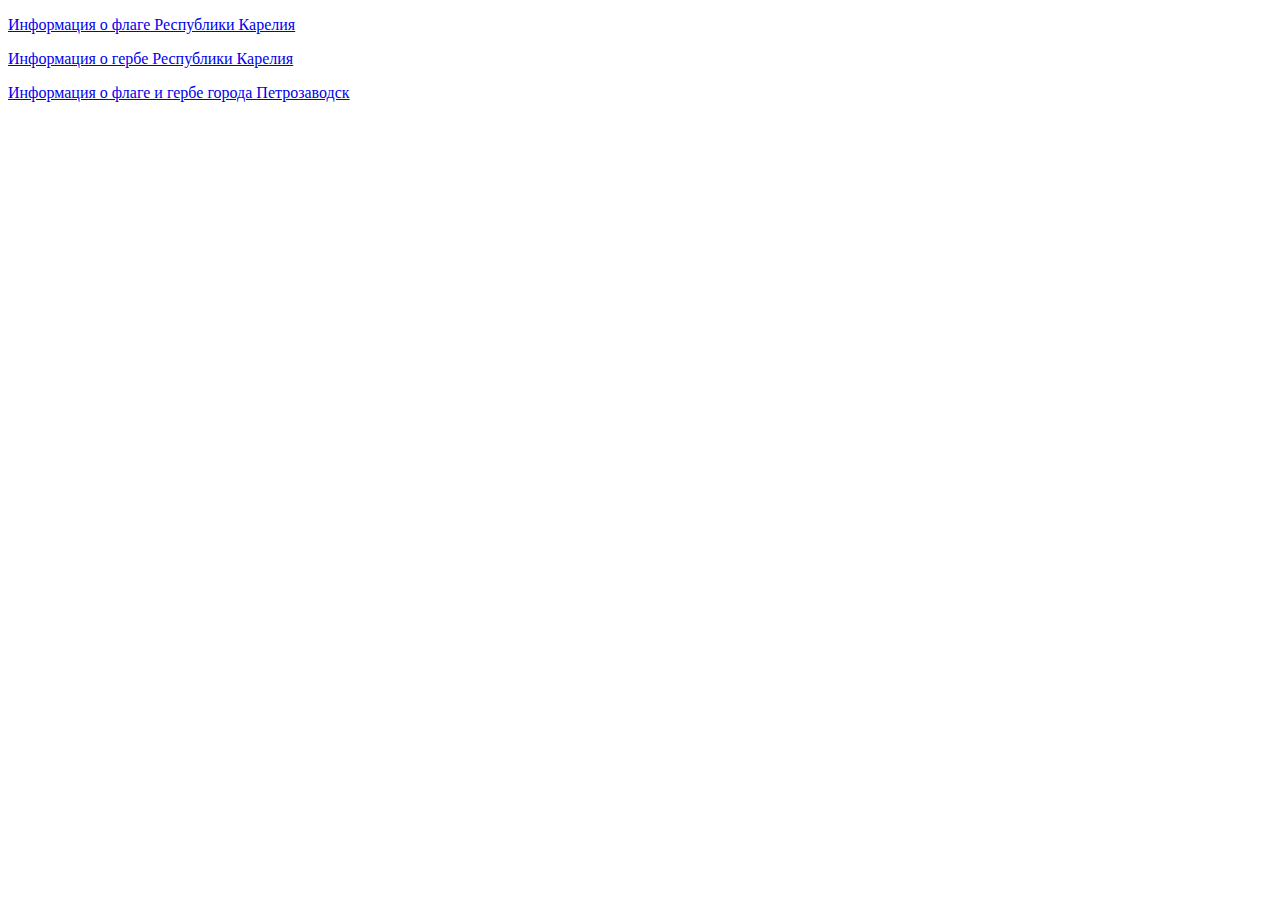
<file: index.html>
<!DOCTYPE html>
<html lang="en">
<head>
    <meta charset="UTF-8">
    <meta name="viewport" content="width=device-width, initial-scale=1.0">
    <title>Мобильный класс</title>
</head>
<body>
    <p>
        <a href="flag.html">Информация о флаге Республики Карелия</a>
    </p>
    <p>
        <a href="emblem.html">Информация о гербе Республики Карелия</a>
    </p>
    <p>
        <a href="flag_and_emblem.html">Информация о флаге и гербе города Петрозаводск</a>
    </p>
</body>
</html>
</file>
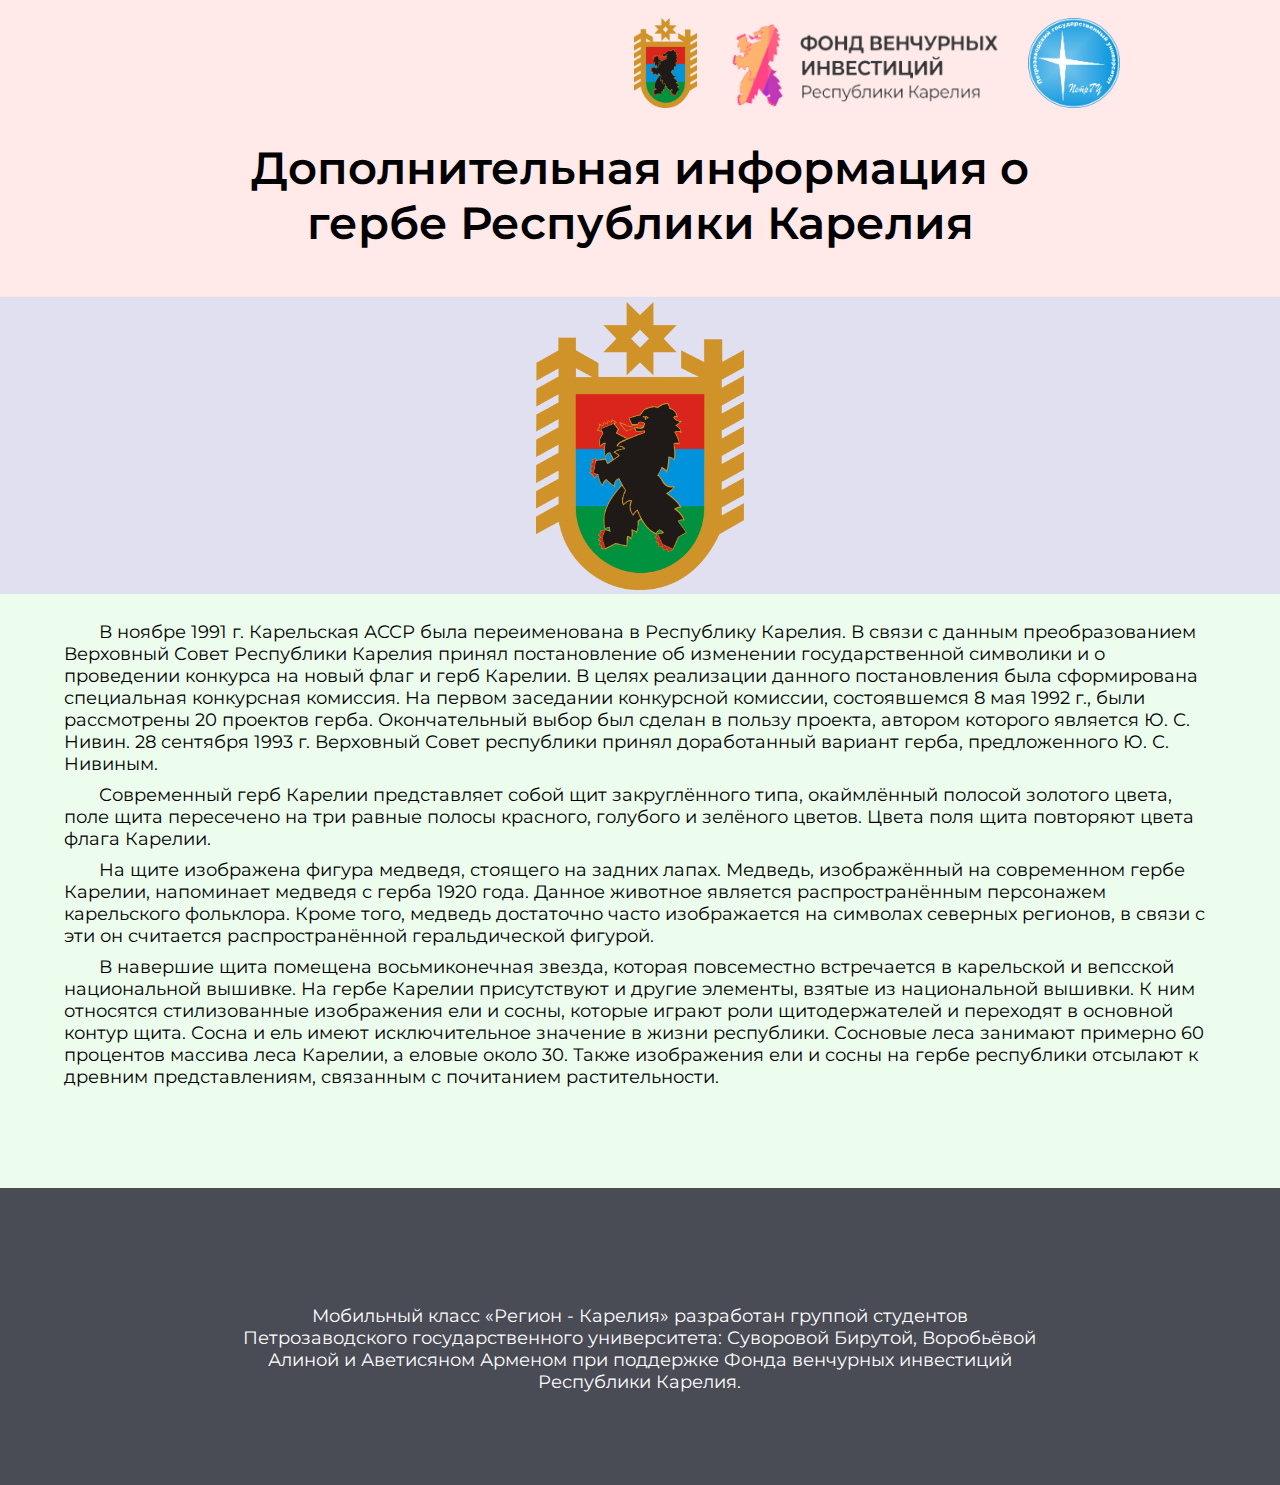
<file: emblem.html>
<!DOCTYPE html>
<html lang="en">

<head>
    <meta charset="UTF-8">
    <meta name="viewport" content="width=device-width, initial-scale=1.0">
    <title>Дополнительная информация о гербе Республики Карелия</title>
    <link href="https://fonts.googleapis.com/css2?family=Montserrat:ital,wght@0,100..900;1,100..900&display=swap"
        rel="stylesheet">
    <link rel="stylesheet" href="source/styles/styles_gerb.css">
</head>

<body>
    <div class="main">
        <header>
            <div class="up_header">
                <div class="logo">
                    <div class="gerb">
                        <img src="source/images/gerb_karelia.png" alt="">

                    </div>
                    <div class="fond">
                        <img src="source/images/logo_fond.png" alt="">

                    </div>
                    <div class="petrsu">
                        <img src="source/images/logo_petrsu.png" alt="">
                    </div>
                </div>
            </div>

            <div class="down_header">
                <div class="name">
                    <p>Дополнительная информация о гербе Республики Карелия</p>
                </div>
            </div>

        </header>

        <section>
            <div class="symbol">
                <img src="source/images/gerb_karelia.png" alt="">
            </div>
            <div class="information">
                <div class="text">
                    <p>
                        В ноябре 1991 г. Карельская АССР была переименована в Республику Карелия. В связи с данным
                        преобразованием Верховный Совет Республики Карелия принял постановление об изменении
                        государственной символики и о проведении конкурса на новый флаг и герб Карелии. В целях
                        реализации данного постановления была сформирована специальная конкурсная комиссия. На первом
                        заседании конкурсной комиссии, состоявшемся 8 мая 1992 г., были рассмотрены 20 проектов герба.
                        Окончательный выбор был сделан в пользу проекта, автором которого является Ю. С. Нивин. 28 сентября 1993
                        г. Верховный Совет республики принял доработанный вариант герба, предложенного Ю. С. Нивиным.
                    </p>
                    <p>
                        Современный герб Карелии представляет собой щит закруглённого типа, окаймлённый полосой золотого
                        цвета, поле щита пересечено на три равные полосы красного, голубого и зелёного цветов. Цвета
                        поля щита повторяют цвета флага Карелии.
                    </p>
                    <p>
                        На щите изображена фигура медведя, стоящего на задних лапах. Медведь, изображённый на
                        современном гербе Карелии, напоминает медведя с герба 1920 года. Данное животное является
                        распространённым персонажем карельского фольклора. Кроме того, медведь достаточно часто
                        изображается на символах северных регионов, в связи с эти он считается распространённой
                        геральдической фигурой.
                    </p>
                    <p>
                        В навершие щита помещена восьмиконечная звезда, которая повсеместно встречается в карельской и
                        вепсской национальной вышивке. На гербе Карелии присутствуют и другие элементы, взятые из
                        национальной вышивки. К ним относятся стилизованные изображения ели и сосны, которые играют роли
                        щитодержателей и переходят в основной контур щита. Сосна и ель имеют исключительное значение в
                        жизни республики. Сосновые леса занимают примерно 60 процентов массива леса Карелии, а еловые
                        около 30. Также изображения ели и сосны на гербе республики отсылают к древним
                        представлениям, связанным с почитанием растительности.
                    </p>
                </div>
            </div>
        </section>

        <footer>
            <div class="formal">
                <p>
                    Мобильный класс «Регион - Карелия» разработан группой студентов Петрозаводского государственного
                    университета: Суворовой Бирутой, Воробьёвой Алиной и Аветисяном Арменом при поддержке Фонда
                    венчурных инвестиций Республики Карелия.
                </p>
            </div>
        </footer>
    </div>
</body>

</html>
</file>
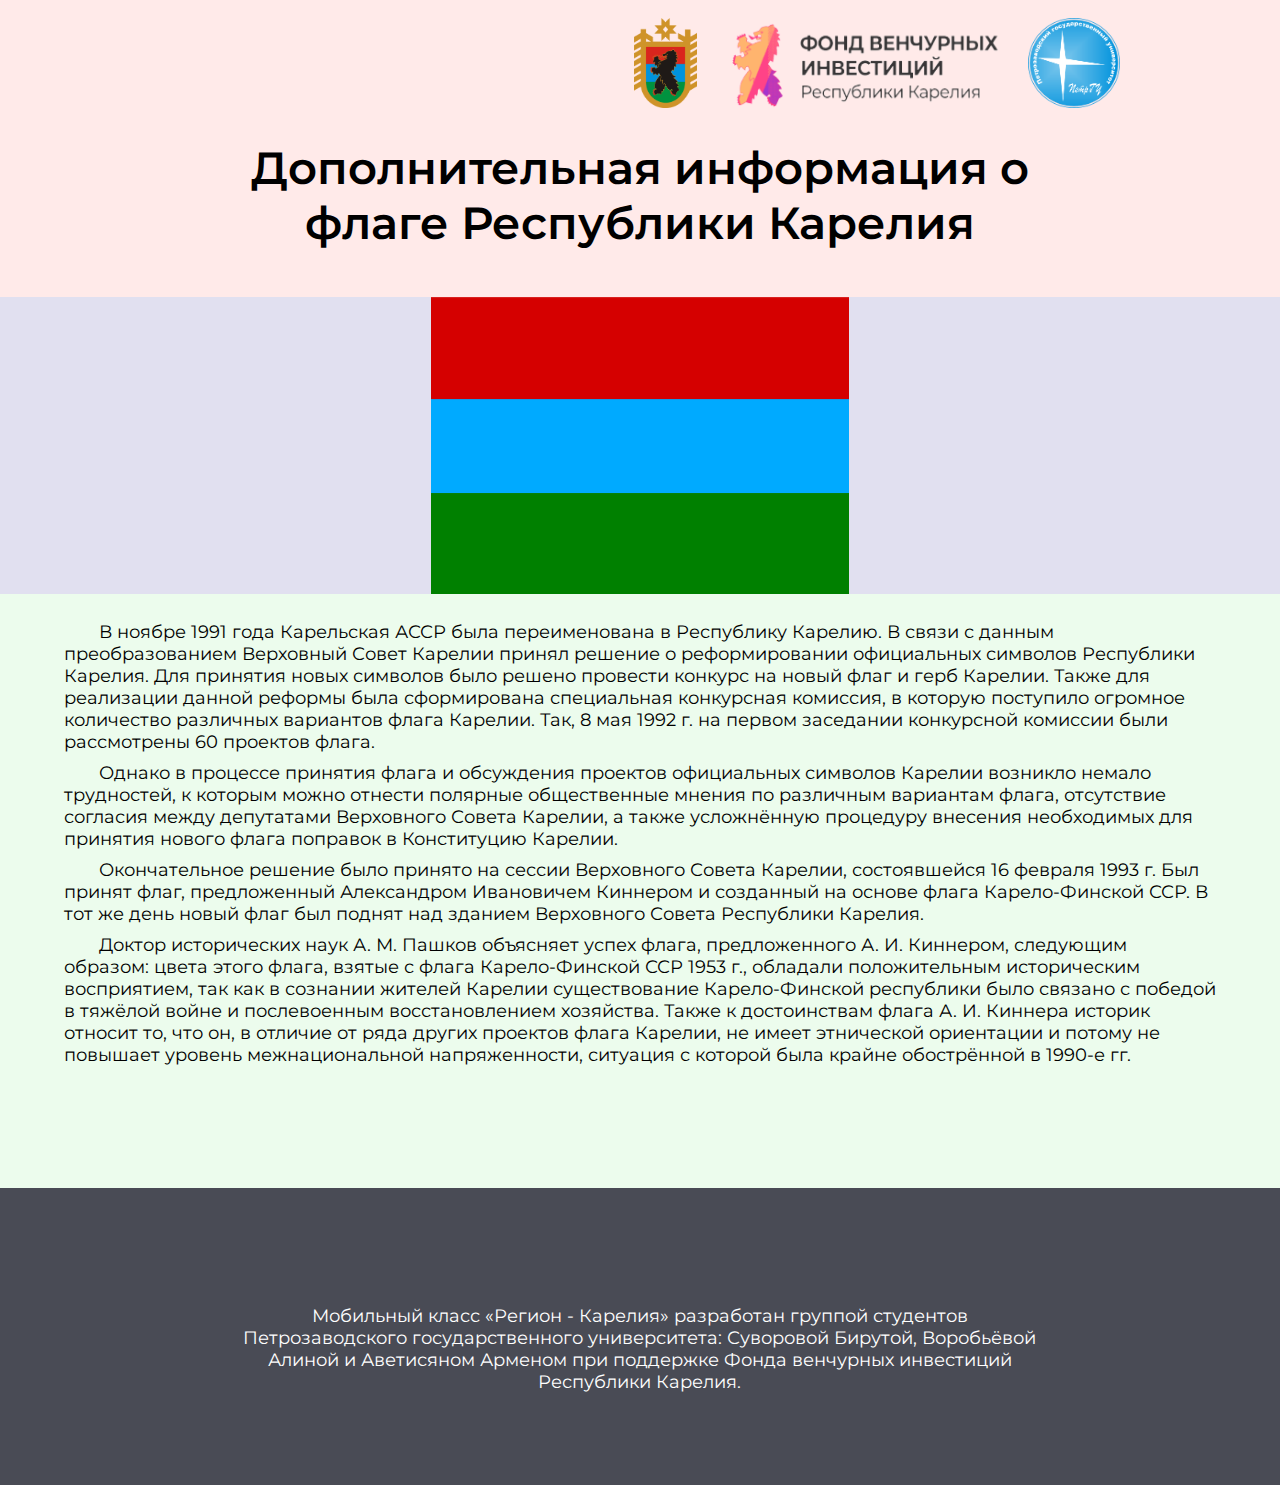
<file: flag.html>
<!DOCTYPE html>
<html lang="en">

<head>
    <meta charset="UTF-8">
    <meta name="viewport" content="width=device-width, initial-scale=1.0">
    <title>Дополнительная информация о флаге Республики Карелия</title>
    <link href="https://fonts.googleapis.com/css2?family=Montserrat:ital,wght@0,100..900;1,100..900&display=swap"
        rel="stylesheet">
    <link rel="stylesheet" href="source/styles/styles_flag.css">
</head>

<body>
    <div class="main">
        <header>
            <div class="up_header">
                <div class="logo">
                    <div class="gerb">
                        <img src="source/images/gerb_karelia.png" alt="">

                    </div>
                    <div class="fond">
                        <img src="source/images/logo_fond.png" alt="">

                    </div>
                    <div class="petrsu">
                        <img src="source/images/logo_petrsu.png" alt="">
                    </div>
                </div>
            </div>

            <div class="down_header">
                <div class="name">
                    <p>Дополнительная информация о флаге Республики Карелия</p>
                </div>
            </div>

        </header>

        <section>
            <div class="symbol">
                <img src="source/images/flag_karelia.png" alt="">
            </div>
            <div class="information">
                <div class="text">
                    <p>
                        В ноябре 1991 года Карельская АССР была переименована в Республику Карелию. В связи с данным
                        преобразованием Верховный Совет Карелии принял решение о реформировании официальных символов
                        Республики Карелия. Для принятия новых символов было решено провести конкурс на новый флаг и
                        герб Карелии. Также для реализации данной реформы была сформирована специальная конкурсная
                        комиссия, в которую поступило огромное количество различных вариантов флага Карелии. Так, 8 мая
                        1992 г. на первом заседании конкурсной комиссии были рассмотрены 60 проектов флага.
                    </p>
                    <p>
                        Однако в процессе принятия флага и обсуждения проектов официальных символов Карелии возникло
                        немало трудностей, к которым можно отнести полярные общественные мнения по различным вариантам
                        флага, отсутствие согласия между депутатами Верховного Совета Карелии, а также усложнённую
                        процедуру внесения необходимых для принятия нового флага поправок в Конституцию Карелии.
                    </p>
                    <p>
                        Окончательное решение было принято на сессии Верховного Совета Карелии, состоявшейся 16 февраля 1993
                        г. Был принят флаг, предложенный Александром Ивановичем Киннером и созданный на основе флага Карело-Финской ССР.
                        В тот же день новый флаг был поднят над зданием Верховного Совета Республики Карелия.
                    </p>
                    <p>
                        Доктор исторических наук А. М. Пашков объясняет успех флага, предложенного А. И. Киннером,
                        следующим образом: цвета этого флага, взятые с флага Карело-Финской ССР 1953 г., обладали
                        положительным историческим восприятием, так как в сознании жителей Карелии существование
                        Карело-Финской республики было связано с победой в тяжёлой войне и послевоенным восстановлением
                        хозяйства. Также к достоинствам флага А. И. Киннера историк относит то, что он, в отличие от
                        ряда других проектов флага Карелии, не имеет этнической ориентации и потому не повышает уровень
                        межнациональной напряженности, ситуация с которой была крайне обострённой в 1990-е гг.
                    </p>
                </div>
            </div>
        </section>

        <footer>
            <div class="formal">
                <p>
                    Мобильный класс «Регион - Карелия» разработан группой студентов Петрозаводского государственного
                    университета: Суворовой Бирутой, Воробьёвой Алиной и Аветисяном Арменом при поддержке Фонда
                    венчурных инвестиций Республики Карелия.
                </p>
            </div>
        </footer>
    </div>
</body>

</html>
</file>
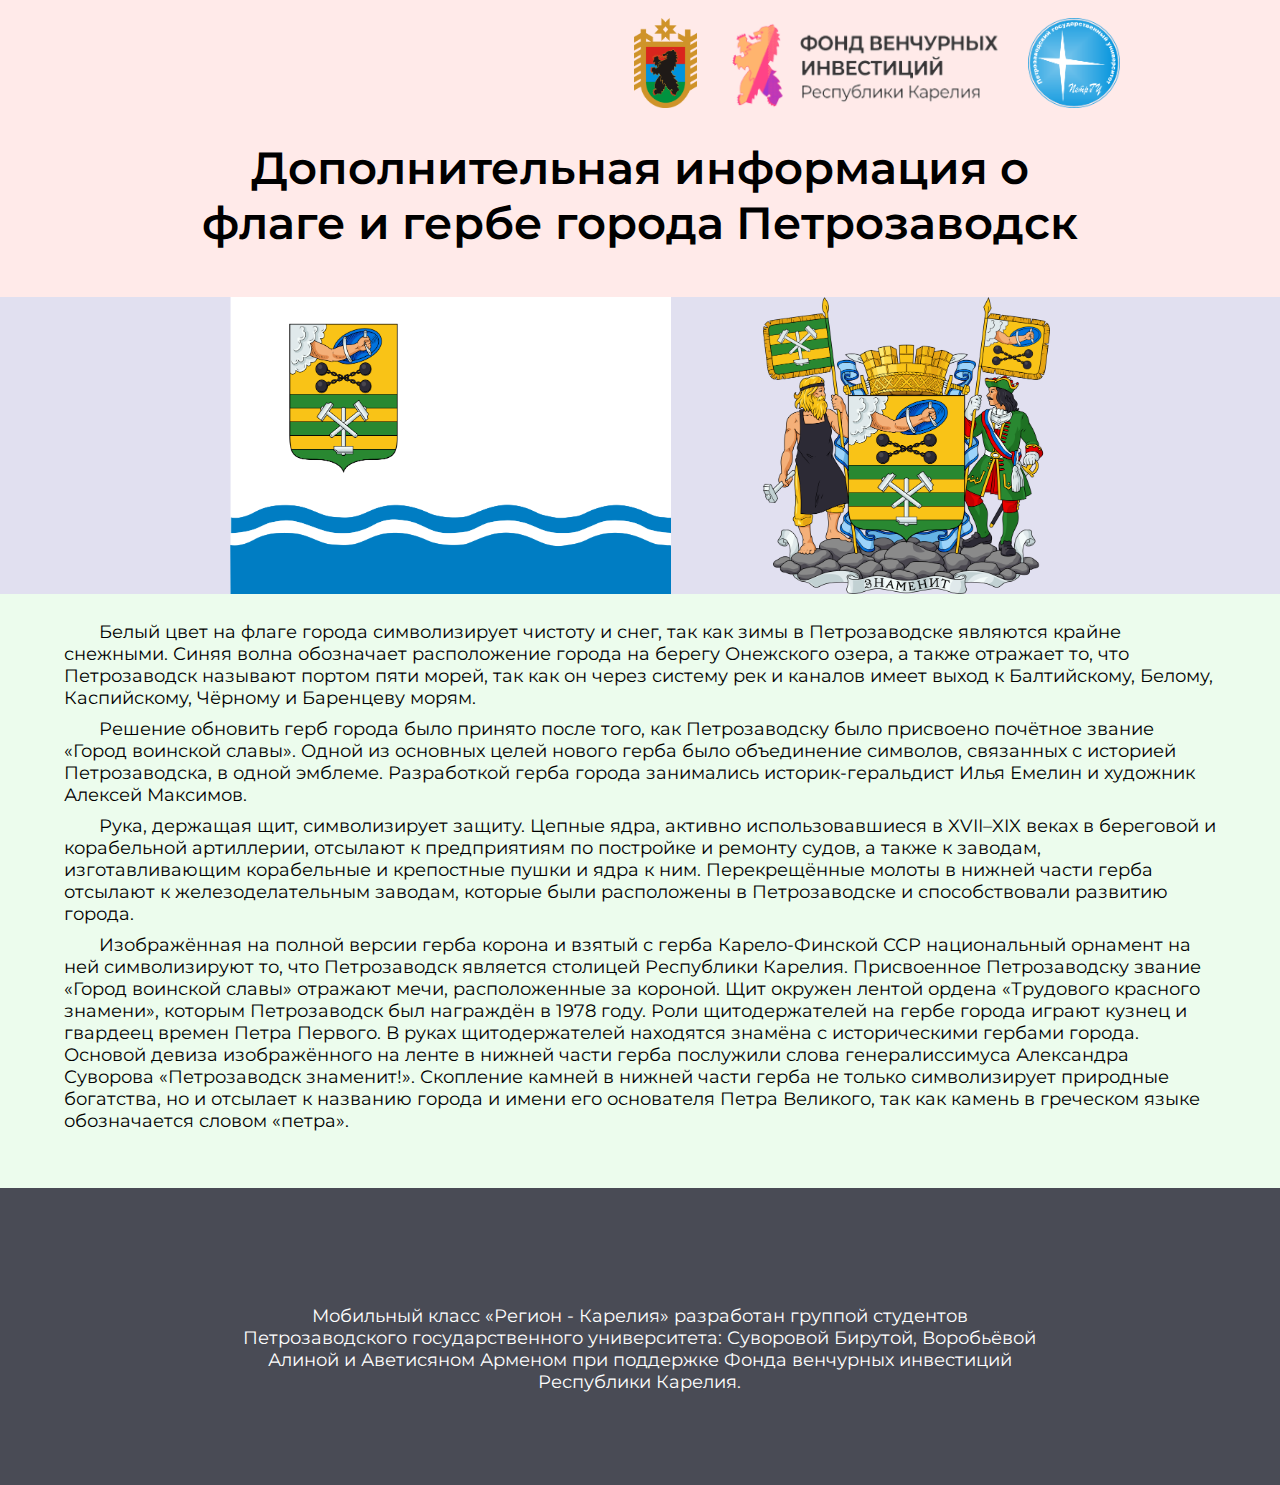
<file: flag_and_emblem.html>
<!DOCTYPE html>
<html lang="en">

<head>
    <meta charset="UTF-8">
    <meta name="viewport" content="width=device-width, initial-scale=1.0">
    <title>Дополнительная информация о флаге и гербе города Петрозаводск</title>
    <link href="https://fonts.googleapis.com/css2?family=Montserrat:ital,wght@0,100..900;1,100..900&display=swap"
        rel="stylesheet">
    <link rel="stylesheet" href="source/styles/styles_petrozavodsk.css">
</head>

<body>
    <div class="main">
        <header>
            <div class="up_header">
                <div class="logo">
                    <div class="gerb">
                        <img src="source/images/gerb_karelia.png" alt="">

                    </div>
                    <div class="fond">
                        <img src="source/images/logo_fond.png" alt="">

                    </div>
                    <div class="petrsu">
                        <img src="source/images/logo_petrsu.png" alt="">
                    </div>
                </div>
            </div>

            <div class="down_header">
                <div class="name">
                    <p>Дополнительная информация о флаге и гербе города Петрозаводск</p>
                </div>
            </div>

        </header>

        <section>
            <div class="symbol">
                <div class="flag_and_gerb">
                    <div class="flag_container">
                        <img src="source/images/flag_petrozavodsk.png" alt="" class="flag_ptz">
                    </div>
                    <div class="gerb_container">
                        <img src="source/images/gerb_petrozavodsk.png" alt="" class="gerb_ptz">
                    </div>
                </div>
            </div>
            <div class="phone_gerb_container">
                <img src="source/images/gerb_petrozavodsk.png" alt="" class="gerb_ptz">
            </div>
            <div class="information">
                <div class="text">
                    <p>
                        Белый цвет на флаге города символизирует чистоту и снег, так как зимы в Петрозаводске являются
                        крайне снежными. Синяя волна обозначает расположение города на берегу Онежского озера, а также
                        отражает то, что Петрозаводск называют портом пяти морей, так как он через систему рек и каналов
                        имеет выход к Балтийскому, Белому, Каспийскому, Чёрному и Баренцеву морям.
                    </p>
                    <p>
                        Решение обновить герб города было принято после того, как Петрозаводску было присвоено почётное
                        звание «Город воинской славы». Одной из основных целей нового герба было объединение символов,
                        связанных с историей Петрозаводска, в одной эмблеме. Разработкой герба города занимались
                        историк-геральдист Илья Емелин и художник Алексей Максимов.
                    </p>
                    <p>
                        Рука, держащая щит, символизирует защиту. Цепные ядра, активно использовавшиеся в XVII–XIX веках
                        в береговой и корабельной артиллерии, отсылают к предприятиям по постройке и ремонту судов, а
                        также к заводам, изготавливающим корабельные и крепостные пушки и ядра к ним. Перекрещённые
                        молоты в нижней части герба отсылают к железоделательным заводам, которые были расположены в
                        Петрозаводске и способствовали развитию города.
                    </p>
                    <p>
                        Изображённая на полной версии герба корона и взятый с герба Карело-Финской ССР национальный орнамент на ней символизируют то, что
                        Петрозаводск является столицей Республики Карелия. Присвоенное Петрозаводску звание «Город
                        воинской славы» отражают мечи, расположенные за короной. Щит окружен лентой ордена «Трудового
                        красного знамени», которым Петрозаводск был награждён в 1978 году. Роли щитодержателей на гербе
                        города играют кузнец и гвардеец времен Петра Первого. В руках щитодержателей находятся знамёна с историческими
                        гербами города. Основой девиза изображённого на ленте в нижней части герба послужили слова
                        генералиссимуса Александра Суворова «Петрозаводск знаменит!». Скопление камней в нижней части
                        герба не только символизирует природные богатства, но и отсылает к названию города и имени его
                        основателя Петра Великого, так как камень в греческом языке обозначается словом «петра».
                    </p>
                </div>
            </div>
        </section>

        <footer>
            <div class="formal">
                <p>
                    Мобильный класс «Регион - Карелия» разработан группой студентов Петрозаводского государственного
                    университета: Суворовой Бирутой, Воробьёвой Алиной и Аветисяном Арменом при поддержке Фонда
                    венчурных инвестиций Республики Карелия.
                </p>
            </div>
        </footer>
    </div>
</body>

</html>
</file>
<file: source/styles/styles_gerb.css>
* {
    margin: 0;
    padding: 0;
}

html {
    font-size: 2vh;
    font-family: Montserrat;
}

.main {
    min-height: 82.5rem;
    display: block;
}

header {
    background-color: rgb(255, 234, 233);
    min-height: 16.5rem;
}

.up_header {
    display: flex;
    justify-content: end;
}

.logo {
    width: 27rem;
    height: 5rem;
    display: flex;
    justify-content: space-between;
    margin-right: 12.5vw;
    margin-top: 1rem;
}

.logo>div {
    display: flex;
    height: 100%;
}

.gerb {
    width: 13%;
    height: auto;
}


.fond {
    width: 57%;
    height: auto;
}

.petrsu {
    width: 19%;
    height: auto;
}


.logo img {
    width: 100%;
    height: auto;
}


.down_header {
    display: flex;
    justify-content: center;
    padding-top: 3.5vh;
}

.name {
    font-size: 2.5rem;
    font-weight: 600;
    margin-inline: 14vw;
    text-align: center;
}


.symbol {
    background-color: rgb(225, 224, 240);
    height: 16.5rem;
    display: flex;
    justify-content: center;
    align-items: center;
}

.symbol>img {
    height: 16rem;
    width: auto;
}

.information {
    min-height: 33rem;
    background-color: rgb(236, 252, 237);  
}

.text {
    margin-inline: 5%;
    padding-top: 1.5rem;
    text-align: left;
}

.text>p {
    text-indent: 3%;
    margin-bottom: 0.5rem;
}

footer {
    min-height: 16.5rem;
    background-color: rgb(73, 75, 85);
    display: flex;
    align-items: center;
    justify-content: center;
}

.formal {
    width: 63%;
    height: 3.5rem;
    text-align: center;
}

.formal>p {
    color: white; 
}



@media (max-width: 1000px) {
    html {
        font-size: 1.5vw;
        font-family: Montserrat;
    }

    .main {
        min-height: 125vh;
    }

    header,
    footer {
        min-height: 25vh;
    }

    .symbol {
        max-width: 100vw;
        min-height: 25vh;

    }

    .symbol>img {
        max-width: 100vw;
        min-height: 23vh;
    }


    .information {
        min-height: 50vh;
    }

    .text>p {
        text-indent: 3.5%;
        margin-bottom: 0.5rem;
    }

    .name,
    .information,
    .formal {
        padding-bottom: 1.5vh;
}


} 

@media (max-width: 500px) {
    html {
        font-size: 2.5vw;
        font-family: Montserrat;
    }
    
    .main {
        min-height: 125vh;
    }

    .main div {
        max-width: 100vw;
    }

    header,
    footer {
        min-height: 25vh;
    }

    .logo {
        margin-right: 2rem;
    }

    .symbol {
        max-width: 100vw;
        min-height: 25vh;

    }

    .symbol>img {
        max-width: 100vw;
        min-height: 23vh;
    }


    .name {
        font-size: 2rem;
        margin-inline: 6rem;
    }

    .information {
        min-height: 50vh;
    }

    .text>p {
        text-indent: 4%;
        margin-bottom: 0.5rem;
    }

    .name,
    .information,
    .formal {
        padding-bottom: 1.5vh;
    }

    .formal {
        height: auto;
    }
}
</file>
<file: source/styles/styles_flag.css>
* {
    margin: 0;
    padding: 0;
}

html {
    font-size: 2vh;
    font-family: Montserrat;
}

.main {
    min-height: 82.5rem;
    display: block;
}

header {
    background-color: rgb(255, 234, 233);
    min-height: 16.5rem;
}

.up_header {
    display: flex;
    justify-content: end;
}

.logo {
    width: 27rem;
    height: 5rem;
    display: flex;
    justify-content: space-between;
    margin-right: 12.5vw;
    margin-top: 1rem;
}

.logo>div {
    display: flex;
    height: 100%;
}

.gerb {
    width: 13%;
    height: auto;
}


.fond {
    width: 57%;
    height: auto;
}

.petrsu {
    width: 19%;
    height: auto;
}


.logo img {
    width: 100%;
    height: auto;
}


.down_header {
    display: flex;
    justify-content: center;
    padding-top: 3.5vh;
}

.name {
    font-size: 2.5rem;
    font-weight: 600;
    margin-inline: 14vw;
    text-align: center;
}


.symbol {
    background-color: rgb(225, 224, 240);
    height: 16.5rem;
    text-align: center;
}

.symbol>img {
    height: 16.5rem;
    width: auto;
}

.information {
    min-height: 33rem;
    background-color: rgb(236, 252, 237);  
}

.text {
    margin-inline: 5%;
    padding-top: 1.5rem;
    text-align: left;
}

.text>p {
    text-indent: 3%;
    margin-bottom: 0.5rem;
}

footer {
    min-height: 16.5rem;
    background-color: rgb(73, 75, 85);
    display: flex;
    align-items: center;
    justify-content: center;
}

.formal {
    width: 63%;
    height: 3.5rem;
    text-align: center;
}

.formal>p {
    color: white; 
}



@media (max-width: 1000px) {
    html {
        font-size: 1.5vw;
        font-family: Montserrat;
    }

    .main {
        min-height: 125vh;
    }

    header,
    footer {
        min-height: 25vh;
    }

    .symbol,
    .symbol>img {
        max-width: 100vw;
        min-height: 25vh;

    }


    .information {
        min-height: 50vh;
    }

    .text>p {
        text-indent: 3.5%;
        margin-bottom: 0.5rem;
    }

    .name,
    .information,
    .formal {
        padding-bottom: 1.5vh;
}


} 

@media (max-width: 500px) {
    html {
        font-size: 2.5vw;
        font-family: Montserrat;
    }
    
    .main {
        min-height: 125vh;
    }

    .main div {
        max-width: 100vw;
    }

    header,
    footer {
        min-height: 25vh;
    }

    .logo {
        margin-right: 2rem;
    }

    .symbol,
    .symbol>img {
        max-width: 100vw;
        min-height: 25vh;

    }

    .name {
        font-size: 2rem;
        margin-inline: 6rem;
    }

    .information {
        min-height: 50vh;
    }

    .text>p {
        text-indent: 4%;
        margin-bottom: 0.5rem;
    }

    .name,
    .information,
    .formal {
        padding-bottom: 1.5vh;
    }

    .formal {
        height: auto;
    }
}
</file>
<file: source/styles/styles_petrozavodsk.css>
* {
    margin: 0;
    padding: 0;
}

html {
    font-size: 2vh;
    font-family: Montserrat;
}

.main {
    min-height: 82.5rem;
    display: block;
}

header {
    background-color: rgb(255, 234, 233);
    min-height: 16.5rem;
}

.up_header {
    display: flex;
    justify-content: end;
}

.logo {
    width: 27rem;
    height: 5rem;
    display: flex;
    justify-content: space-between;
    margin-right: 12.5vw;
    margin-top: 1rem;
}

.logo>div {
    display: flex;
    height: 100%;
}

.gerb {
    width: 13%;
    height: auto;
}


.fond {
    width: 57%;
    height: auto;
}

.petrsu {
    width: 19%;
    height: auto;
}


.logo img {
    width: 100%;
    height: auto;
}


.down_header {
    display: flex;
    justify-content: center;
    padding-top: 3.5vh;
}

.name {
    font-size: 2.5rem;
    font-weight: 600;
    margin-inline: 14vw;
    text-align: center;
}


.symbol {
    background-color: rgb(225, 224, 240);
    height: 16.5rem;
    display: flex;
    justify-content: center;
}

.flag_and_gerb {
    display: flex;
    height: 16.5rem;
    width: 64vw;
    justify-content: space-between;
}


.flag_container,
.gerb_container {
    display: flex;
    height: 16.5rem;
    width: auto;
    justify-content: space-between;
}

.phone_gerb_container {
    display: none;
}

.symbol img {
    height: 16.5rem;
    width: auto;
}

.information {
    min-height: 33rem;
    background-color: rgb(236, 252, 237);  
}

.text {
    margin-inline: 5%;
    padding-top: 1.5rem;
    text-align: left;
}

.text>p {
    text-indent: 3%;
    margin-bottom: 0.5rem;
}

footer {
    min-height: 16.5rem;
    background-color: rgb(73, 75, 85);
    display: flex;
    align-items: center;
    justify-content: center;
}

.formal {
    width: 63%;
    height: 3.5rem;
    text-align: center;
}

.formal>p {
    color: white; 
}




@media (max-width: 1000px) {
    html {
        font-size: 1.5vw;
        font-family: Montserrat;
    }

    .main {
        min-height: 125vh;
    }

    header,
    footer {
        min-height: 25vh;
    }

    .symbol{
        max-width: 100vw;
        height: 25vh;

    }

    .flag_and_gerb {
        height: 25vh;
        max-width: 100vw;
        min-width: 64vw;
    }
    
    
    .flag_container,
    .gerb_container {
        height: 25vh;
        width: auto;
        max-width: 50vw;
    }
    
    .symbol img {
        height: 25vh;
        width: auto;
        max-width: 50vw;
    }

    .information {
        min-height: 50vh;
    }

    .text>p {
        text-indent: 3.5%;
        margin-bottom: 0.5rem;
    }
    
    .name,
    .information,
    .formal {
        padding-bottom: 1.5vh;
    }

} 

@media (max-width: 700px) {
    .flag_and_gerb {
        min-width: 80vw;
    }
}

@media (max-width: 500px) {
    html {
        font-size: 2.5vw;
        font-family: Montserrat;
    }
    
    .main {
        min-height: 125vh;
    }

    .main div {
        max-width: 100vw;
    }

    header,
    footer {
        min-height: 25vh;
    }

    .logo {
        margin-right: 2rem;
    }

    .symbol {
        width: 100vw;
        max-width: 100vw;
    }

    .flag_and_gerb {
        height: 25vh;
        width: 100vw;
        max-width: 100vw;
        justify-content: center;
    }
    
    
    .gerb_container {display: none;}

    .flag_container {
        max-width: 100vw;
    }

    .phone_gerb_container {
        display: flex;
        height: 25vh;
        width: 100vw;
        justify-content: center;
        background-color: rgb(225, 224, 240);
    }

    .symbol img,
    .flag_container,
    .phone_gerb_container img {
        height: 24vh;
        max-width: 100vw;
    }

    .phone_gerb_container {
        height: 25vh;
        max-width: 100vw;
    }

    .name {
        font-size: 1.85rem;
        margin-inline: 6rem;
    }

    .information {
        min-height: 50vh;
    }

    .text>p {
        text-indent: 4%;
        margin-bottom: 0.5rem;
    }
    

    .name,
    .information,
    .formal {
        padding-bottom: 1.5vh;
    }

    .formal {
        height: auto;
    }
}
</file>
